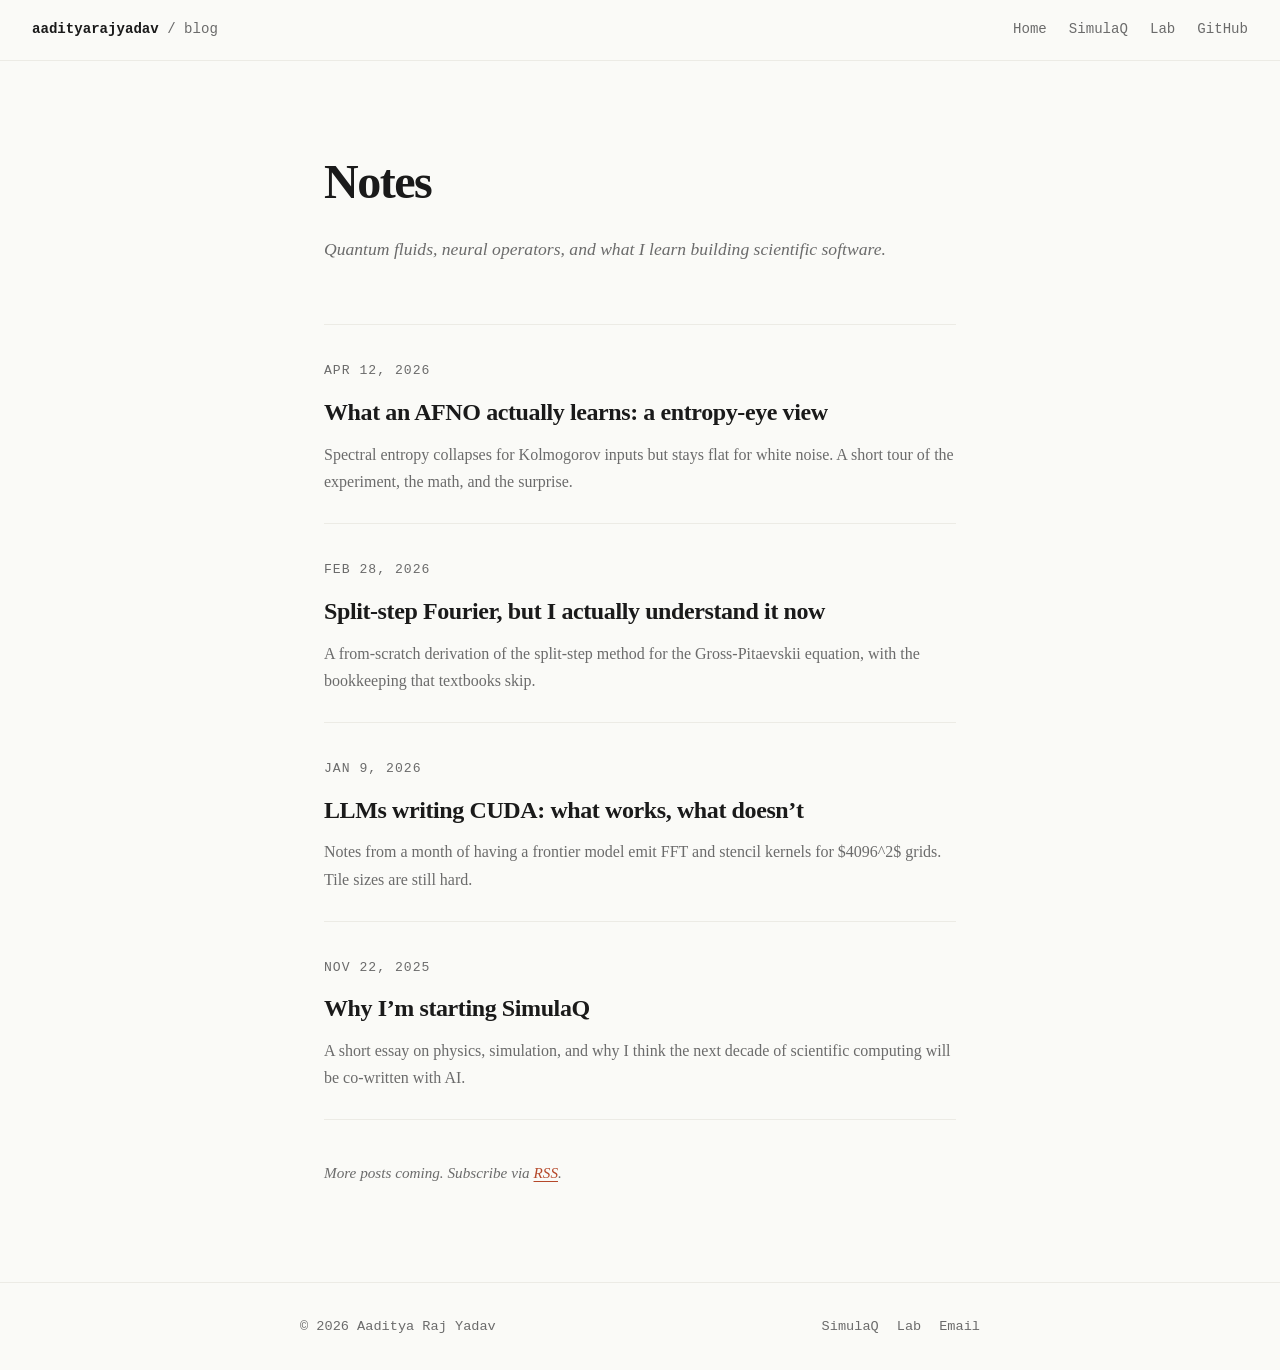
<file: blog/index.html>
<!DOCTYPE html>
<html lang="en">
<head>
    <meta charset="UTF-8">
    <meta name="viewport" content="width=device-width, initial-scale=1.0">
    <title>Blog | Aaditya Raj Yadav</title>
    <meta name="description" content="Long-form notes on physics, neural operators, and the engineering of scientific software.">
    <link rel="stylesheet" href="styles.css">
</head>
<body>
    <nav class="nav">
        <a href="/" class="nav-brand">aadityarajyadav <span class="nav-dim">/ blog</span></a>
        <div class="nav-links">
            <a href="https://aadityarajyadav.com.np">Home</a>
            <a href="https://simulaq.aadityarajyadav.com.np">SimulaQ</a>
            <a href="https://lab.aadityarajyadav.com.np">Lab</a>
            <a href="https://github.com/yadavaaditya06">GitHub</a>
        </div>
    </nav>

    <header class="masthead">
        <h1>Notes</h1>
        <p class="sub">
            Quantum fluids, neural operators, and what I learn building scientific software.
        </p>
    </header>

    <main class="container">
        <ul class="post-list">
            <li class="post-item">
                <a class="post-link" href="posts/entropy-in-afno.html">
                    <time datetime="2026-04-12">Apr 12, 2026</time>
                    <h2>What an AFNO actually learns: a entropy-eye view</h2>
                    <p>
                        Spectral entropy collapses for Kolmogorov inputs but stays flat for white
                        noise. A short tour of the experiment, the math, and the surprise.
                    </p>
                </a>
            </li>
            <li class="post-item">
                <a class="post-link" href="#">
                    <time datetime="2026-02-28">Feb 28, 2026</time>
                    <h2>Split-step Fourier, but I actually understand it now</h2>
                    <p>
                        A from-scratch derivation of the split-step method for the
                        Gross-Pitaevskii equation, with the bookkeeping that textbooks skip.
                    </p>
                </a>
            </li>
            <li class="post-item">
                <a class="post-link" href="#">
                    <time datetime="2026-01-09">Jan 9, 2026</time>
                    <h2>LLMs writing CUDA: what works, what doesn&rsquo;t</h2>
                    <p>
                        Notes from a month of having a frontier model emit FFT and stencil kernels
                        for $4096^2$ grids. Tile sizes are still hard.
                    </p>
                </a>
            </li>
            <li class="post-item">
                <a class="post-link" href="#">
                    <time datetime="2025-11-22">Nov 22, 2025</time>
                    <h2>Why I&rsquo;m starting SimulaQ</h2>
                    <p>
                        A short essay on physics, simulation, and why I think the next decade of
                        scientific computing will be co-written with AI.
                    </p>
                </a>
            </li>
        </ul>

        <p class="more-soon">More posts coming. Subscribe via <a href="feed.xml">RSS</a>.</p>
    </main>

    <footer>
        <div class="footer-inner">
            <span>&copy; 2026 Aaditya Raj Yadav</span>
            <span class="footer-links">
                <a href="https://simulaq.aadityarajyadav.com.np">SimulaQ</a>
                <a href="https://lab.aadityarajyadav.com.np">Lab</a>
                <a href="mailto:hello@aadityarajyadav.com.np">Email</a>
            </span>
        </div>
    </footer>
</body>
</html>
</file>
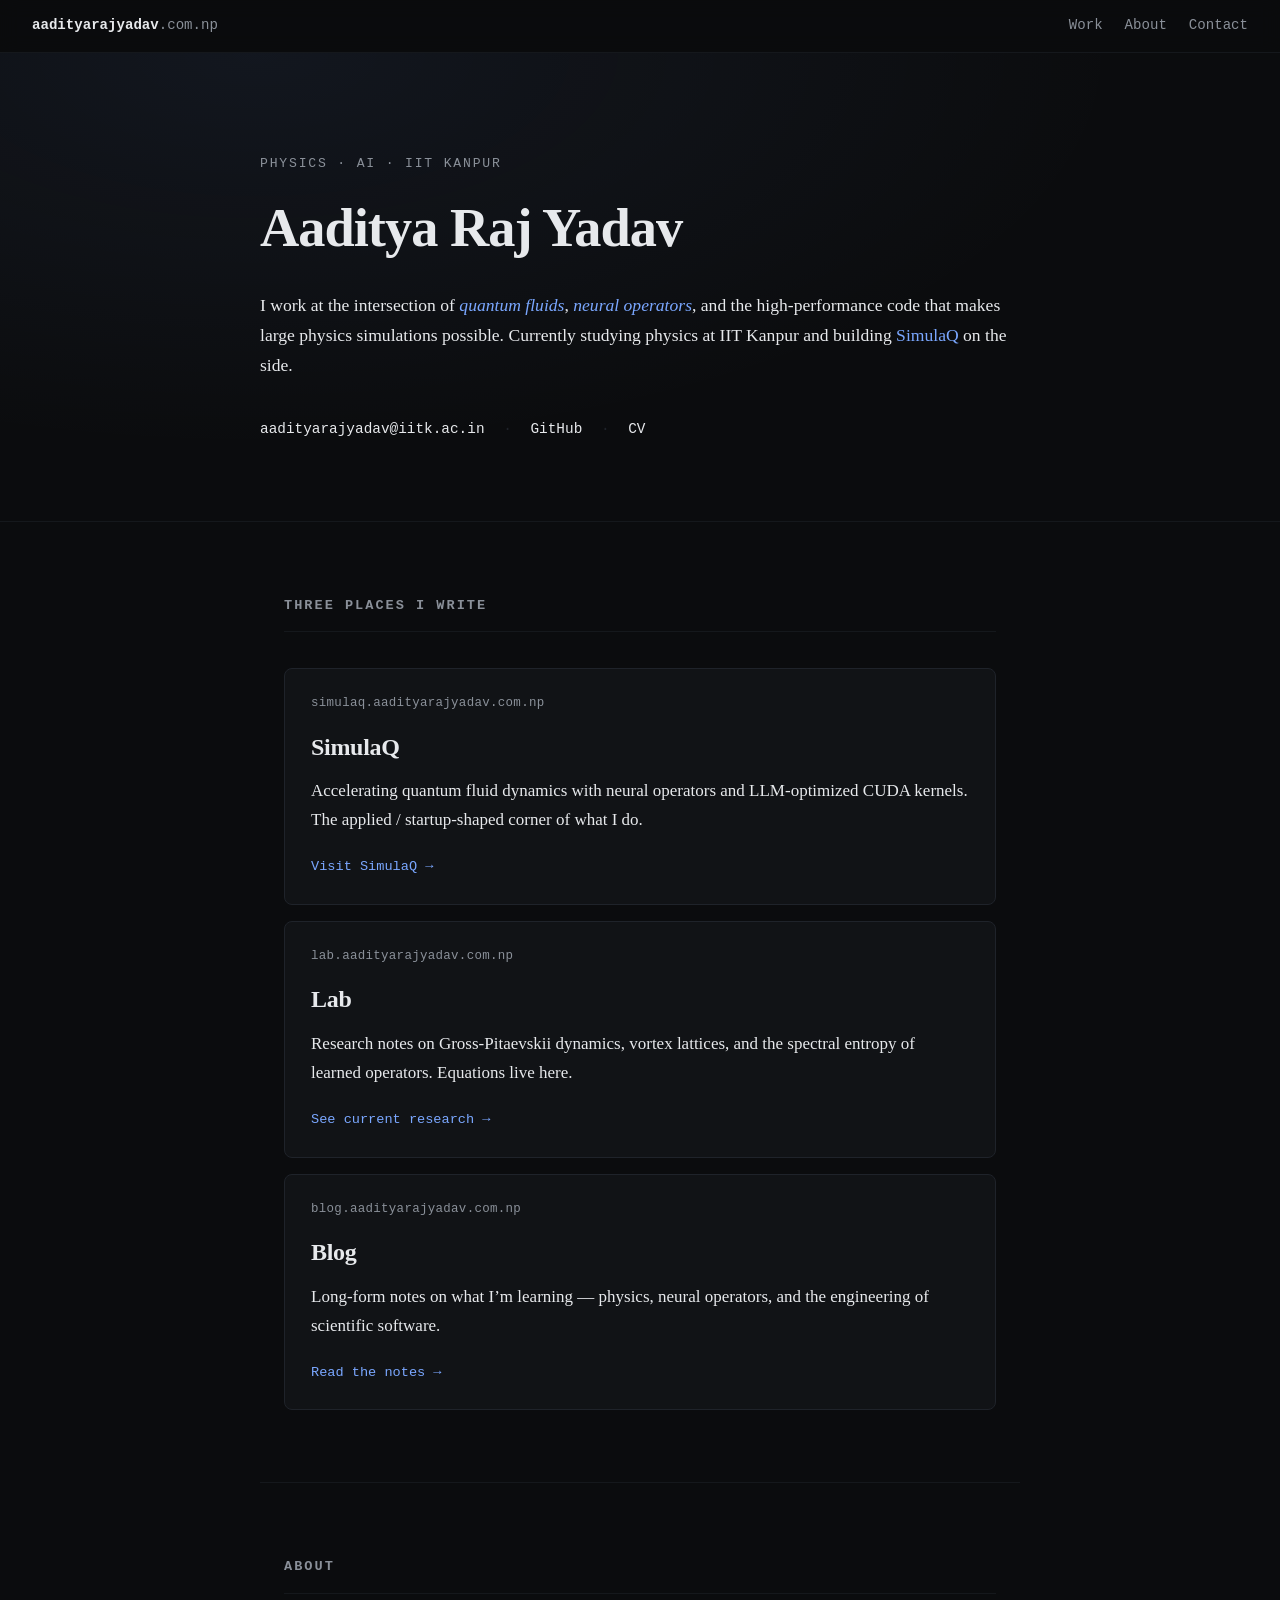
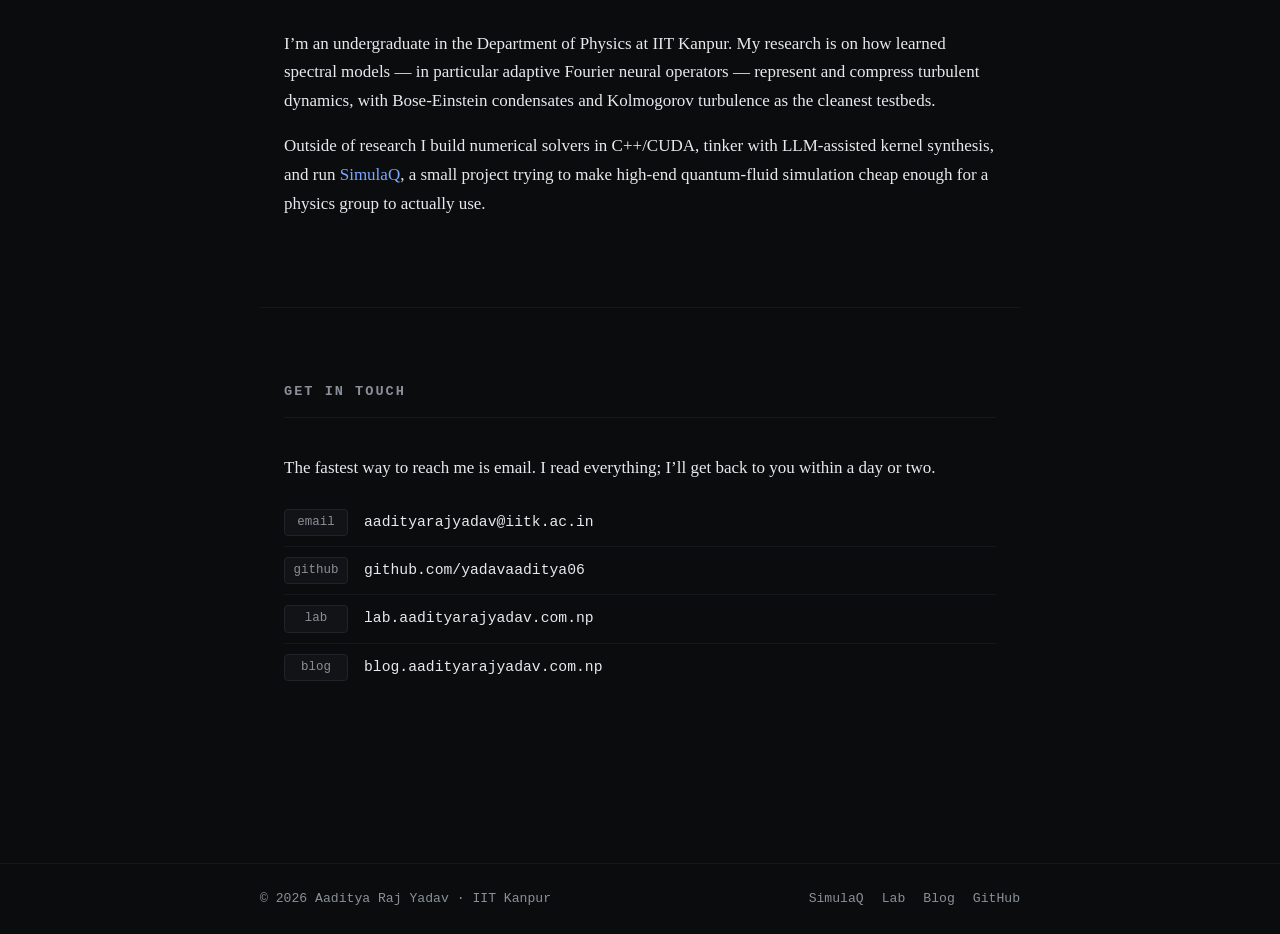
<file: home/index.html>
<!DOCTYPE html>
<html lang="en">
<head>
    <meta charset="UTF-8">
    <meta name="viewport" content="width=device-width, initial-scale=1.0">
    <title>Aaditya Raj Yadav</title>
    <meta name="description" content="Physics &amp; AI at IIT Kanpur. Quantum fluids, neural operators, and the tools that connect them.">
    <link rel="stylesheet" href="styles.css">
</head>
<body>
    <nav class="nav">
        <a href="/" class="nav-brand">aadityarajyadav<span class="nav-dim">.com.np</span></a>
        <div class="nav-links">
            <a href="#work">Work</a>
            <a href="#about">About</a>
            <a href="#contact">Contact</a>
        </div>
    </nav>

    <header class="hero">
        <div class="hero-inner">
            <div class="meta">Physics &middot; AI &middot; IIT Kanpur</div>
            <h1>Aaditya Raj Yadav</h1>
            <p class="lede">
                I work at the intersection of <em>quantum fluids</em>, <em>neural operators</em>,
                and the high-performance code that makes large physics simulations possible.
                Currently studying physics at IIT Kanpur and building
                <a href="https://simulaq.aadityarajyadav.com.np">SimulaQ</a> on the side.
            </p>
            <div class="contact-row">
                <a href="mailto:aadityarajyadav@iitk.ac.in">aadityarajyadav@iitk.ac.in</a>
                <span class="dot">&middot;</span>
                <a href="https://github.com/yadavaaditya06">GitHub</a>
                <span class="dot">&middot;</span>
                <a href="https://lab.aadityarajyadav.com.np/cv.pdf">CV</a>
            </div>
        </div>
    </header>

    <main>
        <section class="container" id="work">
            <h2>Three places I write</h2>
            <div class="hub">
                <a class="hub-card" href="https://simulaq.aadityarajyadav.com.np">
                    <div class="hub-tag">simulaq.aadityarajyadav.com.np</div>
                    <h3>SimulaQ</h3>
                    <p>
                        Accelerating quantum fluid dynamics with neural operators and
                        LLM-optimized CUDA kernels. The applied / startup-shaped corner
                        of what I do.
                    </p>
                    <span class="hub-link">Visit SimulaQ &rarr;</span>
                </a>
                <a class="hub-card" href="https://lab.aadityarajyadav.com.np">
                    <div class="hub-tag">lab.aadityarajyadav.com.np</div>
                    <h3>Lab</h3>
                    <p>
                        Research notes on Gross-Pitaevskii dynamics, vortex lattices, and the
                        spectral entropy of learned operators. Equations live here.
                    </p>
                    <span class="hub-link">See current research &rarr;</span>
                </a>
                <a class="hub-card" href="https://blog.aadityarajyadav.com.np">
                    <div class="hub-tag">blog.aadityarajyadav.com.np</div>
                    <h3>Blog</h3>
                    <p>
                        Long-form notes on what I&rsquo;m learning &mdash; physics, neural
                        operators, and the engineering of scientific software.
                    </p>
                    <span class="hub-link">Read the notes &rarr;</span>
                </a>
            </div>
        </section>

        <section class="container" id="about">
            <h2>About</h2>
            <p>
                I&rsquo;m an undergraduate in the Department of Physics at IIT Kanpur.
                My research is on how learned spectral models &mdash; in particular adaptive
                Fourier neural operators &mdash; represent and compress turbulent dynamics, with
                Bose-Einstein condensates and Kolmogorov turbulence as the cleanest testbeds.
            </p>
            <p>
                Outside of research I build numerical solvers in C++/CUDA, tinker with
                LLM-assisted kernel synthesis, and run <a href="https://simulaq.aadityarajyadav.com.np">SimulaQ</a>,
                a small project trying to make high-end quantum-fluid simulation cheap enough
                for a physics group to actually use.
            </p>
        </section>

        <section class="container" id="contact">
            <h2>Get in touch</h2>
            <p>
                The fastest way to reach me is email. I read everything; I&rsquo;ll get back to
                you within a day or two.
            </p>
            <ul class="contact-list">
                <li><span class="kbd">email</span> <a href="mailto:aadityarajyadav@iitk.ac.in">aadityarajyadav@iitk.ac.in</a></li>
                <li><span class="kbd">github</span> <a href="https://github.com/yadavaaditya06">github.com/yadavaaditya06</a></li>
                <li><span class="kbd">lab</span> <a href="https://lab.aadityarajyadav.com.np">lab.aadityarajyadav.com.np</a></li>
                <li><span class="kbd">blog</span> <a href="https://blog.aadityarajyadav.com.np">blog.aadityarajyadav.com.np</a></li>
            </ul>
        </section>
    </main>

    <footer>
        <div class="footer-inner">
            <span>&copy; 2026 Aaditya Raj Yadav &middot; IIT Kanpur</span>
            <span class="footer-links">
                <a href="https://simulaq.aadityarajyadav.com.np">SimulaQ</a>
                <a href="https://lab.aadityarajyadav.com.np">Lab</a>
                <a href="https://blog.aadityarajyadav.com.np">Blog</a>
                <a href="https://github.com/yadavaaditya06">GitHub</a>
            </span>
        </div>
    </footer>
</body>
</html>
</file>
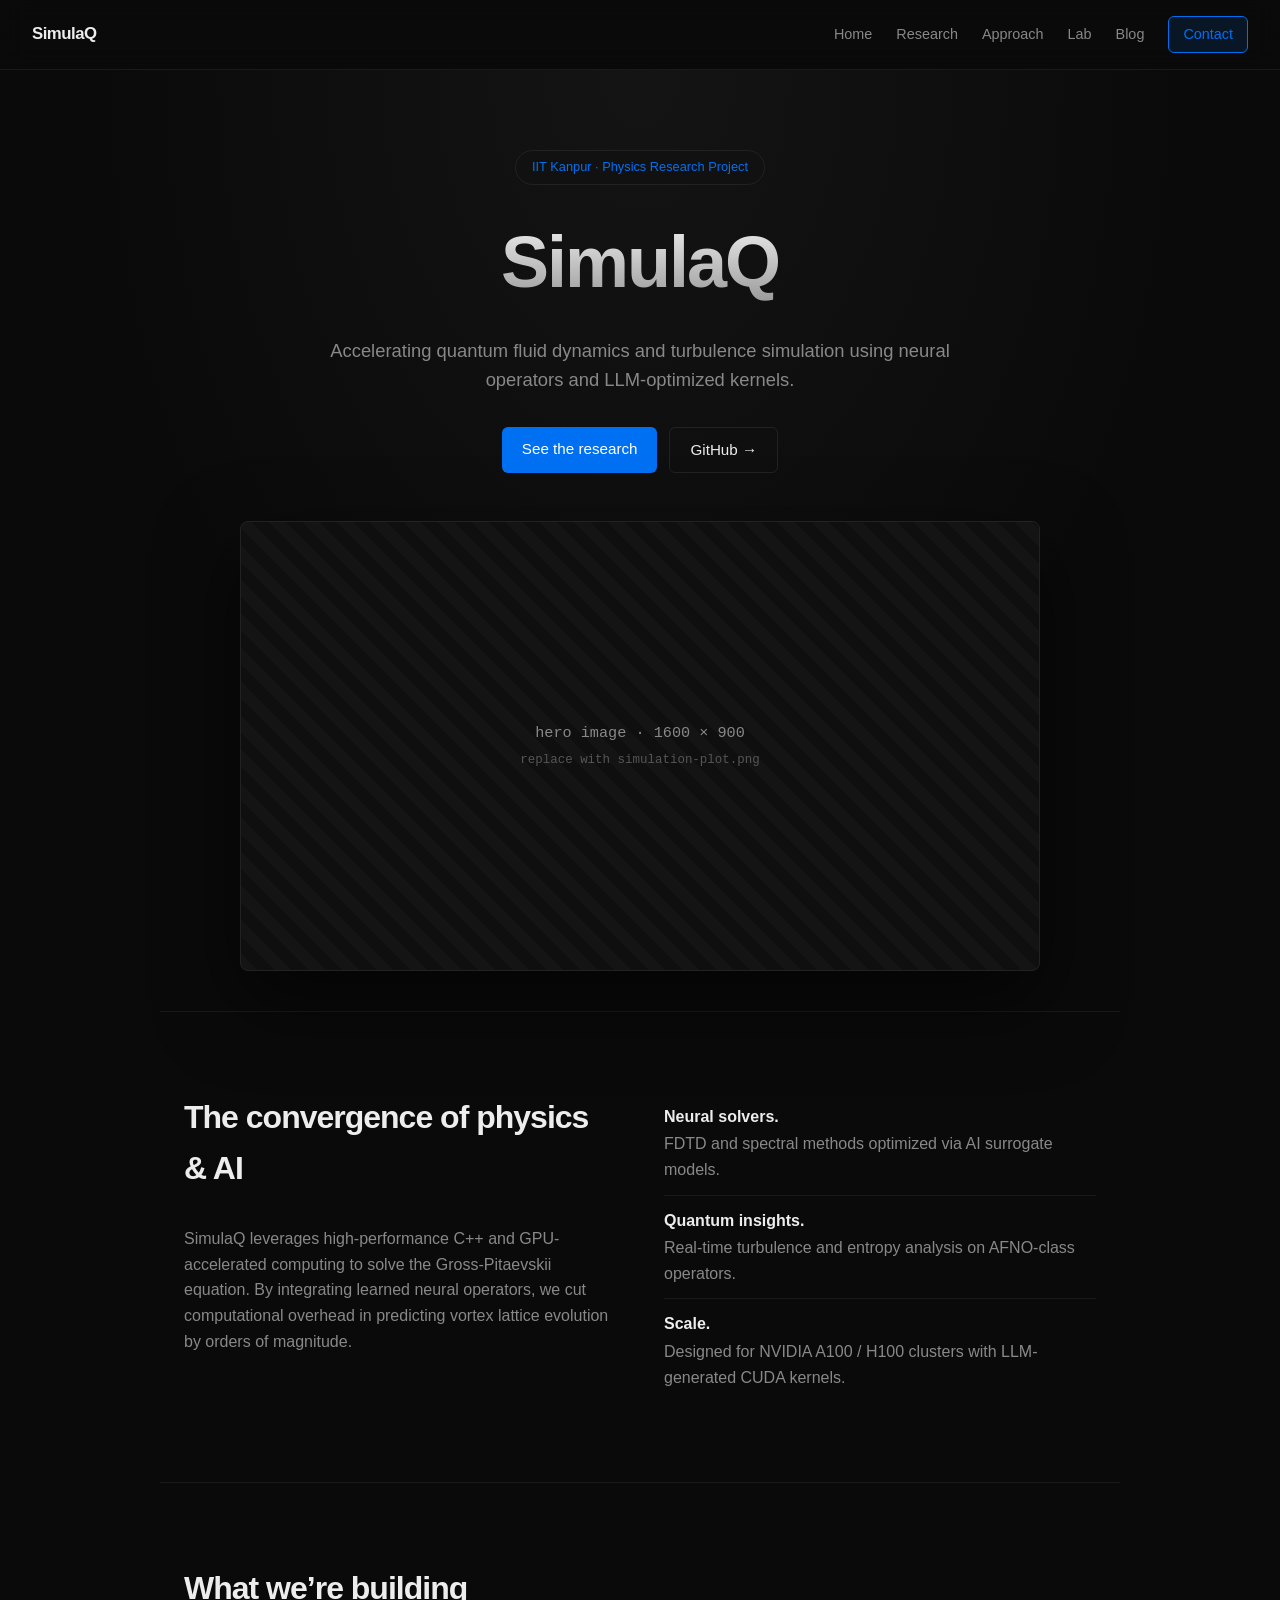
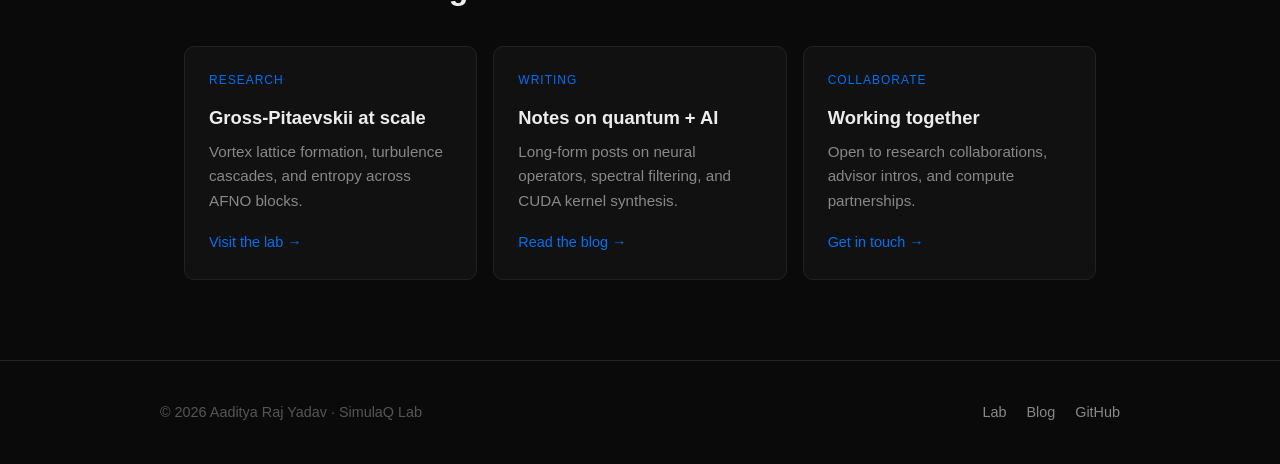
<file: simulaq/index.html>
<!DOCTYPE html>
<html lang="en">
<head>
    <meta charset="UTF-8">
    <meta name="viewport" content="width=device-width, initial-scale=1.0">
    <title>SimulaQ | AI-Accelerated Quantum Dynamics</title>
    <meta name="description" content="SimulaQ accelerates quantum fluid dynamics and turbulence simulation using neural operators and LLM-optimized CUDA kernels.">
    <link rel="stylesheet" href="styles.css">
</head>
<body>
    <nav class="nav">
        <a href="/" class="nav-brand">SimulaQ</a>
        <div class="nav-links">
            <a href="https://aadityarajyadav.com.np">Home</a>
            <a href="#research">Research</a>
            <a href="#approach">Approach</a>
            <a href="https://lab.aadityarajyadav.com.np">Lab</a>
            <a href="https://blog.aadityarajyadav.com.np">Blog</a>
            <a href="mailto:founder@aadityarajyadav.com.np" class="nav-cta">Contact</a>
        </div>
    </nav>

    <header class="hero">
        <div class="badge">IIT Kanpur · Physics Research Project</div>
        <h1>SimulaQ</h1>
        <p class="tagline">Accelerating quantum fluid dynamics and turbulence simulation using neural operators and LLM-optimized kernels.</p>
        <div class="cta-row">
            <a href="#research" class="btn btn-primary">See the research</a>
            <a href="https://github.com/yadavaaditya06" class="btn btn-ghost">GitHub →</a>
        </div>
        <div class="hero-img placeholder" role="img" aria-label="Hero image placeholder">
            <span>hero image · 1600 × 900</span>
            <small>replace with simulation-plot.png</small>
        </div>
    </header>

    <section class="container" id="approach">
        <div class="grid">
            <div>
                <h2>The convergence of physics &amp; AI</h2>
                <p>SimulaQ leverages high-performance C++ and GPU-accelerated computing to solve the Gross-Pitaevskii equation. By integrating learned neural operators, we cut computational overhead in predicting vortex lattice evolution by orders of magnitude.</p>
            </div>
            <div>
                <ul class="feature-list">
                    <li><strong>Neural solvers.</strong> FDTD and spectral methods optimized via AI surrogate models.</li>
                    <li><strong>Quantum insights.</strong> Real-time turbulence and entropy analysis on AFNO-class operators.</li>
                    <li><strong>Scale.</strong> Designed for NVIDIA A100 / H100 clusters with LLM-generated CUDA kernels.</li>
                </ul>
            </div>
        </div>
    </section>

    <section class="container" id="research">
        <h2>What we&rsquo;re building</h2>
        <div class="cards">
            <a href="https://lab.aadityarajyadav.com.np" class="card">
                <div class="card-tag">Research</div>
                <h3>Gross-Pitaevskii at scale</h3>
                <p>Vortex lattice formation, turbulence cascades, and entropy across AFNO blocks.</p>
                <span class="card-link">Visit the lab →</span>
            </a>
            <a href="https://blog.aadityarajyadav.com.np" class="card">
                <div class="card-tag">Writing</div>
                <h3>Notes on quantum + AI</h3>
                <p>Long-form posts on neural operators, spectral filtering, and CUDA kernel synthesis.</p>
                <span class="card-link">Read the blog →</span>
            </a>
            <a href="mailto:founder@aadityarajyadav.com.np" class="card">
                <div class="card-tag">Collaborate</div>
                <h3>Working together</h3>
                <p>Open to research collaborations, advisor intros, and compute partnerships.</p>
                <span class="card-link">Get in touch →</span>
            </a>
        </div>
    </section>

    <footer>
        <div class="footer-inner">
            <span>&copy; 2026 Aaditya Raj Yadav · SimulaQ Lab</span>
            <span class="footer-links">
                <a href="https://lab.aadityarajyadav.com.np">Lab</a>
                <a href="https://blog.aadityarajyadav.com.np">Blog</a>
                <a href="https://github.com/yadavaaditya06">GitHub</a>
            </span>
        </div>
    </footer>
</body>
</html>
</file>
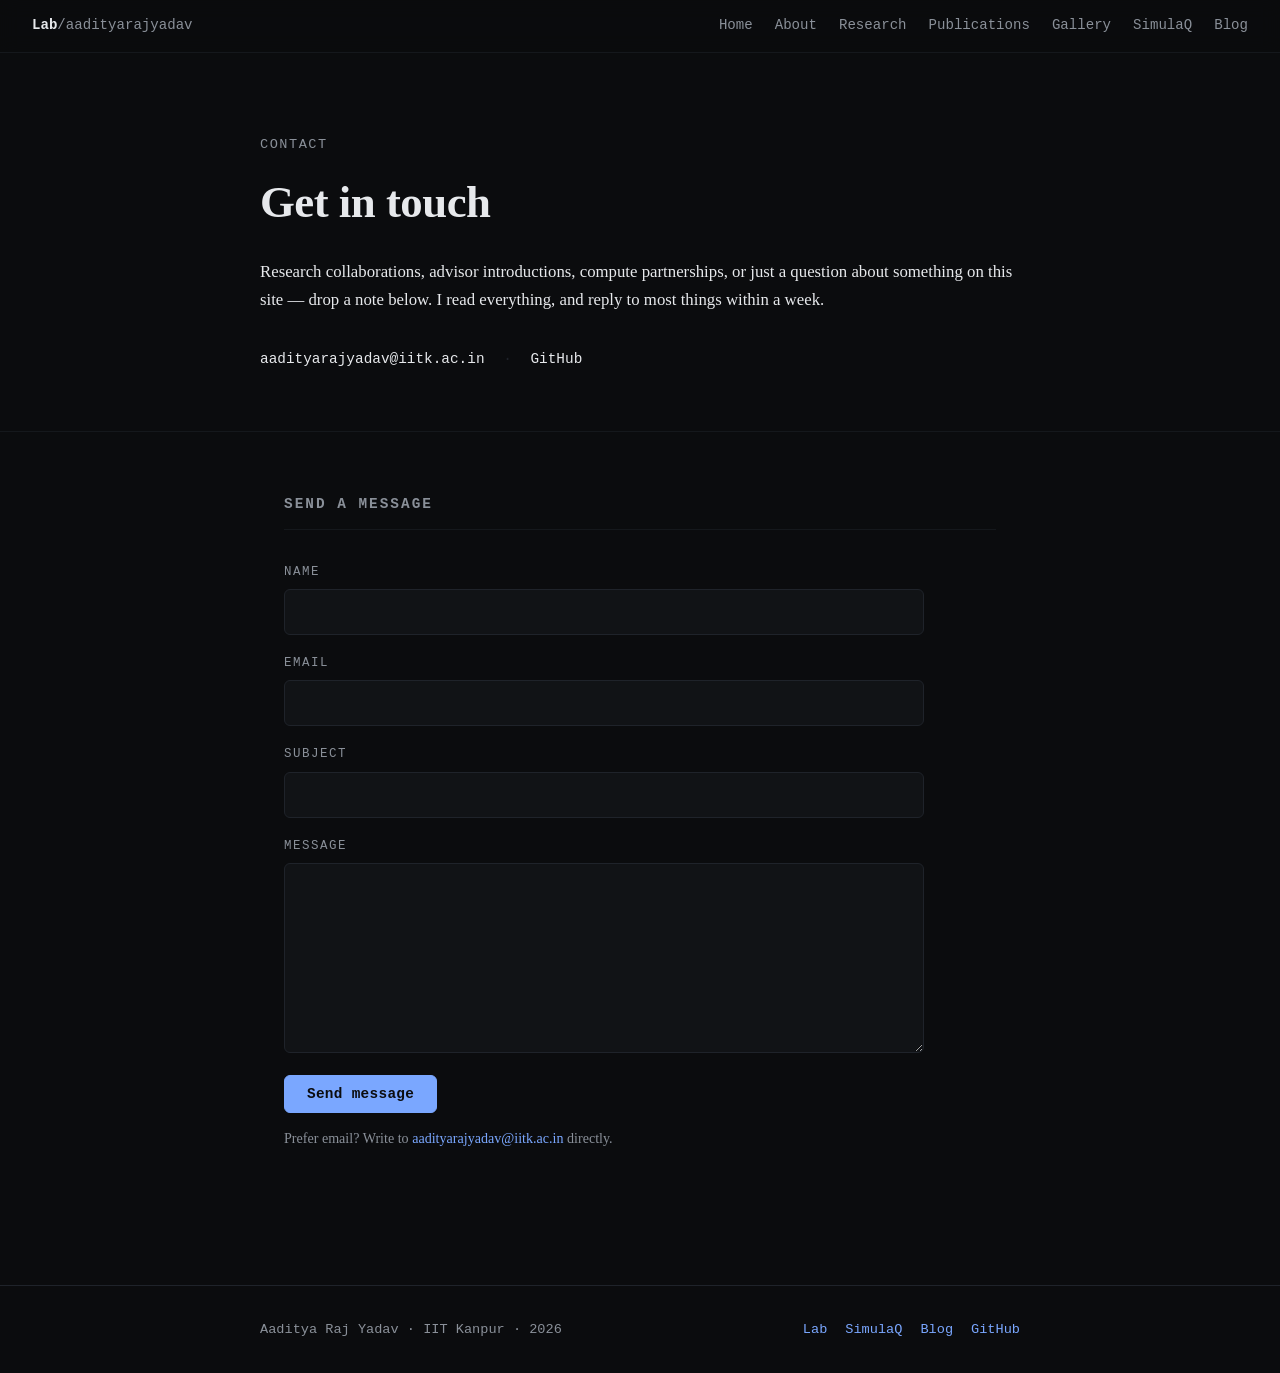
<file: lab/pages/contact.html>
<!DOCTYPE html>
<html lang="en">
<head>
    <meta charset="UTF-8">
    <meta name="viewport" content="width=device-width, initial-scale=1.0">
    <title>Contact | Aaditya Raj Yadav — Lab</title>
    <meta name="description" content="Get in touch about research, collaboration, or compute partnerships.">
    <link rel="stylesheet" href="../styles.css">
</head>
<body>
    <nav class="nav">
        <a href="../" class="nav-brand">Lab<span class="nav-dim">/aadityarajyadav</span></a>
        <div class="nav-links">
            <a href="../">Home</a>
            <a href="about.html">About</a>
            <a href="../#research">Research</a>
            <a href="../#publications">Publications</a>
            <a href="../#gallery">Gallery</a>
            <a href="https://simulaq.aadityarajyadav.com.np">SimulaQ</a>
            <a href="https://blog.aadityarajyadav.com.np">Blog</a>
        </div>
    </nav>

    <header class="hero">
        <div class="hero-inner">
            <div class="meta">Contact</div>
            <h1>Get in touch</h1>
            <p class="lede">
                Research collaborations, advisor introductions, compute partnerships, or just
                a question about something on this site &mdash; drop a note below. I read
                everything, and reply to most things within a week.
            </p>
            <div class="contact-row">
                <a href="mailto:aadityarajyadav@iitk.ac.in">aadityarajyadav@iitk.ac.in</a>
                <span class="dot">·</span>
                <a href="https://github.com/yadavaaditya06">GitHub</a>
            </div>
        </div>
    </header>

    <main>
        <section class="container">
            <h2>Send a message</h2>

            <!-- Progressive-enhancement fallback: works without JS too. -->
            <form id="contact-form"
                  class="contact-form"
                  action="mailto:aadityarajyadav@iitk.ac.in"
                  method="post"
                  enctype="text/plain"
                  novalidate>

                <div class="form-row">
                    <label for="cf-name">Name</label>
                    <input id="cf-name" name="name" type="text" autocomplete="name" required>
                    <p class="field-error" data-for="name" role="alert"></p>
                </div>

                <div class="form-row">
                    <label for="cf-email">Email</label>
                    <input id="cf-email" name="email" type="email" autocomplete="email" required>
                    <p class="field-error" data-for="email" role="alert"></p>
                </div>

                <div class="form-row">
                    <label for="cf-subject">Subject</label>
                    <input id="cf-subject" name="subject" type="text" required>
                    <p class="field-error" data-for="subject" role="alert"></p>
                </div>

                <div class="form-row">
                    <label for="cf-message">Message</label>
                    <textarea id="cf-message" name="message" rows="7" required></textarea>
                    <p class="field-error" data-for="message" role="alert"></p>
                </div>

                <!-- Honeypot: hidden from humans, attractive to bots. -->
                <div class="hp" aria-hidden="true">
                    <label for="cf-website">Website</label>
                    <input id="cf-website" name="website" type="text" tabindex="-1" autocomplete="off">
                </div>

                <div class="form-actions">
                    <button type="submit" class="btn-submit">Send message</button>
                    <p id="form-status" class="form-status" role="status" aria-live="polite"></p>
                </div>
            </form>

            <p class="muted small">
                Prefer email? Write to
                <a href="mailto:aadityarajyadav@iitk.ac.in">aadityarajyadav@iitk.ac.in</a>
                directly.
            </p>
        </section>
    </main>

    <footer>
        <div class="footer-inner">
            <span>Aaditya Raj Yadav · IIT Kanpur · 2026</span>
            <span class="footer-links">
                <a href="../">Lab</a>
                <a href="https://simulaq.aadityarajyadav.com.np">SimulaQ</a>
                <a href="https://blog.aadityarajyadav.com.np">Blog</a>
                <a href="https://github.com/yadavaaditya06">GitHub</a>
            </span>
        </div>
    </footer>

    <script defer src="../js/contact.js"></script>
</body>
</html>
</file>
<file: blog/styles.css>
:root {
    --bg: #fafaf7;
    --bg-soft: #f2f1ec;
    --border: #e6e4dc;
    --border-soft: #ecebe5;
    --text: #1a1a1a;
    --muted: #6b6b6b;
    --accent: #b5482a;
    --serif: "Charter", "Iowan Old Style", "Source Serif Pro", Georgia, serif;
    --mono: ui-monospace, SFMono-Regular, "SF Mono", Menlo, Consolas, monospace;
}

@media (prefers-color-scheme: dark) {
    :root {
        --bg: #14141a;
        --bg-soft: #1a1a22;
        --border: #2a2a35;
        --border-soft: #1f1f28;
        --text: #e8e6df;
        --muted: #9a9a9a;
        --accent: #f59f7a;
    }
}

* { box-sizing: border-box; }

html { scroll-behavior: smooth; }

body {
    background: var(--bg);
    color: var(--text);
    font-family: var(--serif);
    margin: 0;
    line-height: 1.7;
    font-size: 18px;
    -webkit-font-smoothing: antialiased;
}

a { color: var(--accent); text-decoration: underline; text-decoration-thickness: 1px; text-underline-offset: 3px; }
a:hover { text-decoration-thickness: 2px; }

/* Nav */
.nav {
    display: flex;
    justify-content: space-between;
    align-items: center;
    padding: 18px 32px;
    border-bottom: 1px solid var(--border-soft);
    font-family: var(--mono);
    font-size: 0.88rem;
}
.nav-brand { color: var(--text); text-decoration: none; font-weight: 600; }
.nav-brand:hover { text-decoration: none; }
.nav-dim { color: var(--muted); font-weight: 400; }
.nav-links { display: flex; gap: 22px; }
.nav-links a { color: var(--muted); text-decoration: none; }
.nav-links a:hover { color: var(--text); }

/* Masthead */
.masthead {
    max-width: 680px;
    margin: 0 auto;
    padding: 80px 24px 40px;
}
.masthead h1 {
    font-size: 3rem;
    letter-spacing: -1.5px;
    margin: 0 0 12px;
}
.masthead .sub {
    color: var(--muted);
    font-size: 1.1rem;
    margin: 0;
    font-style: italic;
}

/* Post list */
.container {
    max-width: 680px;
    margin: 0 auto;
    padding: 20px 24px 80px;
}
.post-list { list-style: none; padding: 0; margin: 0; }
.post-item {
    border-top: 1px solid var(--border-soft);
}
.post-item:last-child { border-bottom: 1px solid var(--border-soft); }
.post-link {
    display: block;
    padding: 28px 0;
    color: var(--text);
    text-decoration: none;
}
.post-link:hover { text-decoration: none; }
.post-link:hover h2 { color: var(--accent); }
.post-link time {
    font-family: var(--mono);
    font-size: 0.82rem;
    color: var(--muted);
    text-transform: uppercase;
    letter-spacing: 1px;
}
.post-link h2 {
    font-size: 1.5rem;
    letter-spacing: -0.4px;
    margin: 8px 0 8px;
    transition: color 0.15s ease;
}
.post-link p {
    color: var(--muted);
    margin: 0;
    font-size: 1rem;
}

.more-soon {
    margin-top: 40px;
    color: var(--muted);
    font-style: italic;
    font-size: 0.95rem;
}

/* Single post */
.post {
    max-width: 680px;
    margin: 0 auto;
    padding: 60px 24px 80px;
}
.post-header { margin-bottom: 32px; }
.post-header time {
    font-family: var(--mono);
    font-size: 0.85rem;
    color: var(--muted);
    text-transform: uppercase;
    letter-spacing: 1.2px;
}
.post-header h1 {
    font-size: 2.2rem;
    line-height: 1.2;
    letter-spacing: -0.8px;
    margin: 12px 0 0;
}
.post .lede {
    font-size: 1.15rem;
    color: var(--text);
    margin: 0 0 32px;
}
.post h2 {
    font-size: 1.35rem;
    letter-spacing: -0.3px;
    margin: 40px 0 12px;
}
.post p { margin: 0 0 18px; }
.post em { color: var(--accent); font-style: italic; }
.equation {
    background: var(--bg-soft);
    border: 1px solid var(--border);
    border-radius: 4px;
    padding: 18px;
    margin: 24px 0;
    overflow-x: auto;
    text-align: center;
}
.post-footer {
    margin-top: 60px;
    padding-top: 24px;
    border-top: 1px solid var(--border-soft);
    font-family: var(--mono);
    font-size: 0.9rem;
}

/* Footer */
footer {
    border-top: 1px solid var(--border-soft);
    padding: 32px 24px;
    color: var(--muted);
    font-family: var(--mono);
    font-size: 0.85rem;
}
.footer-inner {
    max-width: 680px;
    margin: 0 auto;
    display: flex;
    justify-content: space-between;
    flex-wrap: wrap;
    gap: 16px;
}
.footer-links { display: flex; gap: 18px; }
.footer-links a { color: var(--muted); text-decoration: none; }
.footer-links a:hover { color: var(--text); }

@media (max-width: 640px) {
    .nav { padding: 14px 16px; }
    .nav-links { gap: 14px; }
    .masthead { padding: 50px 20px 30px; }
    .masthead h1 { font-size: 2.2rem; }
    .post-header h1 { font-size: 1.7rem; }
}
</file>
<file: home/styles.css>
:root {
    --bg: #0b0c0e;
    --bg-soft: #111316;
    --border: #1f232a;
    --border-soft: #15181c;
    --text: #e7e9ec;
    --muted: #8a9099;
    --accent: #7aa7ff;
    --accent-soft: rgba(122, 167, 255, 0.1);
    --mono: ui-monospace, SFMono-Regular, "SF Mono", Menlo, Consolas, monospace;
}

* { box-sizing: border-box; }

html { scroll-behavior: smooth; }

body {
    background: var(--bg);
    color: var(--text);
    font-family: "Charter", "Iowan Old Style", "Source Serif Pro", Georgia, serif;
    margin: 0;
    line-height: 1.7;
    font-size: 17px;
    -webkit-font-smoothing: antialiased;
}

a { color: var(--accent); text-decoration: none; }
a:hover { text-decoration: underline; }

/* Nav */
.nav {
    position: sticky;
    top: 0;
    z-index: 10;
    display: flex;
    justify-content: space-between;
    align-items: center;
    padding: 14px 32px;
    background: rgba(11, 12, 14, 0.85);
    backdrop-filter: blur(10px);
    border-bottom: 1px solid var(--border-soft);
    font-family: var(--mono);
    font-size: 0.88rem;
}
.nav-brand { color: var(--text); font-weight: 600; }
.nav-dim { color: var(--muted); font-weight: 400; }
.nav-links { display: flex; gap: 22px; }
.nav-links a { color: var(--muted); }
.nav-links a:hover { color: var(--text); text-decoration: none; }

/* Hero */
.hero {
    padding: 100px 24px 80px;
    border-bottom: 1px solid var(--border-soft);
    background:
        radial-gradient(ellipse at 20% 0%, rgba(122, 167, 255, 0.07), transparent 60%),
        var(--bg);
}
.hero-inner { max-width: 760px; margin: 0 auto; }
.meta {
    font-family: var(--mono);
    color: var(--muted);
    font-size: 0.82rem;
    text-transform: uppercase;
    letter-spacing: 1.8px;
    margin-bottom: 24px;
}
.hero h1 {
    font-family: "Charter", "Iowan Old Style", Georgia, serif;
    font-size: clamp(2.4rem, 5vw, 3.4rem);
    line-height: 1.1;
    letter-spacing: -1px;
    margin: 0 0 32px;
}
.lede { color: var(--text); font-size: 1.1rem; margin: 0; }
.lede em { color: var(--accent); font-style: italic; }
.contact-row {
    margin-top: 36px;
    font-family: var(--mono);
    font-size: 0.9rem;
    color: var(--muted);
}
.contact-row a { color: var(--text); }
.contact-row a:hover { color: var(--accent); }
.dot { margin: 0 10px; color: var(--border); }

/* Sections */
main { padding-bottom: 60px; }
.container {
    max-width: 760px;
    margin: 0 auto;
    padding: 72px 24px;
    border-bottom: 1px solid var(--border-soft);
}
.container:last-of-type { border-bottom: none; }
.container h2 {
    font-family: var(--mono);
    font-size: 0.85rem;
    text-transform: uppercase;
    letter-spacing: 2px;
    color: var(--muted);
    margin: 0 0 36px;
    padding-bottom: 14px;
    border-bottom: 1px solid var(--border-soft);
}
.container p { margin: 0 0 16px; }

/* Hub cards */
.hub {
    display: grid;
    grid-template-columns: 1fr;
    gap: 16px;
}
.hub-card {
    display: block;
    background: var(--bg-soft);
    border: 1px solid var(--border);
    border-radius: 8px;
    padding: 24px 26px;
    color: inherit;
    transition: border-color 0.15s ease, transform 0.1s ease, background 0.2s ease;
}
.hub-card:hover {
    border-color: var(--accent);
    background: #13161a;
    text-decoration: none;
    transform: translateY(-1px);
}
.hub-tag {
    font-family: var(--mono);
    font-size: 0.78rem;
    color: var(--muted);
    margin-bottom: 12px;
    letter-spacing: 0.3px;
}
.hub-card h3 {
    font-family: "Charter", "Iowan Old Style", Georgia, serif;
    font-size: 1.5rem;
    margin: 0 0 10px;
    letter-spacing: -0.3px;
}
.hub-card p {
    margin: 0 0 16px;
    color: var(--text);
}
.hub-link {
    font-family: var(--mono);
    font-size: 0.85rem;
    color: var(--accent);
}

/* Contact list */
.contact-list {
    list-style: none;
    padding: 0;
    margin: 0;
    font-family: var(--mono);
    font-size: 0.92rem;
}
.contact-list li {
    display: flex;
    align-items: center;
    gap: 16px;
    padding: 10px 0;
    border-bottom: 1px solid var(--border-soft);
}
.contact-list li:last-child { border-bottom: none; }
.kbd {
    display: inline-block;
    min-width: 64px;
    padding: 2px 8px;
    border: 1px solid var(--border);
    border-radius: 4px;
    background: var(--bg-soft);
    color: var(--muted);
    font-size: 0.78rem;
    text-align: center;
}
.contact-list a { color: var(--text); }
.contact-list a:hover { color: var(--accent); }

/* Footer */
footer {
    border-top: 1px solid var(--border-soft);
    padding: 24px 32px;
    margin-top: 40px;
}
.footer-inner {
    max-width: 760px;
    margin: 0 auto;
    display: flex;
    justify-content: space-between;
    align-items: center;
    font-family: var(--mono);
    font-size: 0.82rem;
    color: var(--muted);
}
.footer-links { display: flex; gap: 18px; }
.footer-links a { color: var(--muted); }
.footer-links a:hover { color: var(--text); text-decoration: none; }

/* Mobile */
@media (max-width: 640px) {
    .nav { padding: 12px 18px; }
    .nav-links { gap: 14px; }
    .hero { padding: 64px 20px 56px; }
    .container { padding: 56px 20px; }
    .footer-inner { flex-direction: column; gap: 12px; text-align: center; }
}
</file>
<file: simulaq/styles.css>
:root {
    --bg: #0a0a0a;
    --bg-soft: #111;
    --border: #222;
    --border-soft: #1a1a1a;
    --text: #ededed;
    --muted: #888;
    --accent: #0070f3;
    --accent-soft: rgba(0, 112, 243, 0.12);
}

* { box-sizing: border-box; }

html { scroll-behavior: smooth; }

body {
    background: var(--bg);
    color: var(--text);
    font-family: -apple-system, BlinkMacSystemFont, "Segoe UI", Roboto, "Helvetica Neue", sans-serif;
    margin: 0;
    line-height: 1.6;
    -webkit-font-smoothing: antialiased;
}

a { color: var(--accent); text-decoration: none; }
a:hover { text-decoration: underline; }

/* Nav */
.nav {
    position: sticky;
    top: 0;
    z-index: 10;
    display: flex;
    justify-content: space-between;
    align-items: center;
    padding: 16px 32px;
    background: rgba(10, 10, 10, 0.8);
    backdrop-filter: blur(12px);
    border-bottom: 1px solid var(--border-soft);
}
.nav-brand {
    color: var(--text);
    font-weight: 600;
    letter-spacing: -0.5px;
    font-size: 1.05rem;
}
.nav-links { display: flex; gap: 24px; align-items: center; }
.nav-links a { color: var(--muted); font-size: 0.9rem; }
.nav-links a:hover { color: var(--text); text-decoration: none; }
.nav-cta {
    background: var(--accent-soft);
    border: 1px solid var(--accent);
    color: var(--accent) !important;
    padding: 6px 14px;
    border-radius: 6px;
}

/* Hero */
.hero {
    min-height: 80vh;
    display: flex;
    flex-direction: column;
    justify-content: center;
    align-items: center;
    text-align: center;
    padding: 80px 20px 40px;
    background: radial-gradient(ellipse at center top, #141414 0%, #0a0a0a 60%);
}
.badge {
    background: var(--bg-soft);
    border: 1px solid var(--border);
    padding: 6px 16px;
    border-radius: 20px;
    font-size: 0.8rem;
    color: var(--accent);
    margin-bottom: 20px;
}
.hero h1 {
    font-size: clamp(2.5rem, 7vw, 4.5rem);
    margin: 0 0 16px;
    letter-spacing: -2px;
    background: linear-gradient(180deg, #fff 0%, #888 100%);
    -webkit-background-clip: text;
    -webkit-text-fill-color: transparent;
    background-clip: text;
}
.tagline {
    color: var(--muted);
    font-size: 1.15rem;
    max-width: 620px;
    margin: 0 auto 32px;
}
.cta-row { display: flex; gap: 12px; flex-wrap: wrap; justify-content: center; }
.btn {
    display: inline-block;
    padding: 10px 20px;
    border-radius: 6px;
    font-size: 0.95rem;
    font-weight: 500;
    transition: transform 0.1s ease, background 0.2s ease;
}
.btn:hover { text-decoration: none; transform: translateY(-1px); }
.btn-primary { background: var(--accent); color: #fff; }
.btn-primary:hover { background: #0061d6; }
.btn-ghost { background: transparent; color: var(--text); border: 1px solid var(--border); }
.btn-ghost:hover { border-color: var(--muted); }
.hero-img {
    max-width: 800px;
    width: 90%;
    border-radius: 8px;
    border: 1px solid var(--border);
    margin-top: 48px;
    box-shadow: 0 30px 80px rgba(0, 0, 0, 0.6);
}
.placeholder {
    aspect-ratio: 16 / 9;
    background:
        repeating-linear-gradient(45deg, #141414 0 12px, #0f0f0f 12px 24px),
        var(--bg-soft);
    color: var(--muted);
    display: flex;
    flex-direction: column;
    justify-content: center;
    align-items: center;
    gap: 6px;
    font-family: ui-monospace, SFMono-Regular, "SF Mono", Menlo, monospace;
    font-size: 0.95rem;
    text-align: center;
}
.placeholder small { color: #555; font-size: 0.78rem; }

/* Sections */
.container {
    max-width: 960px;
    margin: 0 auto;
    padding: 80px 24px;
    border-top: 1px solid var(--border-soft);
}
.container h2 {
    font-size: 2rem;
    letter-spacing: -1px;
    margin: 0 0 32px;
}
.grid {
    display: grid;
    grid-template-columns: 1fr 1fr;
    gap: 48px;
    align-items: start;
}
.grid p { color: var(--muted); margin: 0; }
.feature-list { list-style: none; padding: 0; margin: 0; }
.feature-list li {
    padding: 12px 0;
    border-bottom: 1px solid var(--border-soft);
    color: var(--muted);
}
.feature-list li:last-child { border-bottom: none; }
.feature-list strong { color: var(--text); display: block; margin-bottom: 2px; }

/* Cards */
.cards {
    display: grid;
    grid-template-columns: repeat(auto-fit, minmax(240px, 1fr));
    gap: 16px;
}
.card {
    display: block;
    background: var(--bg-soft);
    border: 1px solid var(--border);
    border-radius: 10px;
    padding: 24px;
    color: var(--text);
    transition: border-color 0.2s ease, transform 0.1s ease;
}
.card:hover {
    text-decoration: none;
    border-color: var(--accent);
    transform: translateY(-2px);
}
.card-tag {
    color: var(--accent);
    font-size: 0.75rem;
    text-transform: uppercase;
    letter-spacing: 1px;
    margin-bottom: 12px;
}
.card h3 { margin: 0 0 8px; font-size: 1.15rem; }
.card p { color: var(--muted); margin: 0 0 16px; font-size: 0.95rem; }
.card-link { color: var(--accent); font-size: 0.9rem; }

/* Footer */
footer {
    border-top: 1px solid var(--border);
    padding: 40px 24px;
    color: #555;
    font-size: 0.9rem;
}
.footer-inner {
    max-width: 960px;
    margin: 0 auto;
    display: flex;
    justify-content: space-between;
    flex-wrap: wrap;
    gap: 16px;
}
.footer-links { display: flex; gap: 20px; }
.footer-links a { color: var(--muted); }

@media (max-width: 640px) {
    .nav { padding: 12px 16px; }
    .nav-links { gap: 12px; }
    .nav-links a:not(.nav-cta) { display: none; }
    .grid { grid-template-columns: 1fr; gap: 24px; }
}
</file>
<file: lab/styles.css>
:root {
    --bg: #0b0c0e;
    --bg-soft: #111316;
    --border: #1f232a;
    --border-soft: #15181c;
    --text: #e7e9ec;
    --muted: #8a9099;
    --accent: #7aa7ff;
    --accent-soft: rgba(122, 167, 255, 0.1);
    --mono: ui-monospace, SFMono-Regular, "SF Mono", Menlo, Consolas, monospace;
}

* { box-sizing: border-box; }

html { scroll-behavior: smooth; }

body {
    background: var(--bg);
    color: var(--text);
    font-family: "Charter", "Iowan Old Style", "Source Serif Pro", Georgia, serif;
    margin: 0;
    line-height: 1.7;
    font-size: 17px;
    -webkit-font-smoothing: antialiased;
}

a { color: var(--accent); text-decoration: none; }
a:hover { text-decoration: underline; }

code, .mono { font-family: var(--mono); font-size: 0.92em; }

/* Nav */
.nav {
    position: sticky;
    top: 0;
    z-index: 10;
    display: flex;
    justify-content: space-between;
    align-items: center;
    padding: 14px 32px;
    background: rgba(11, 12, 14, 0.85);
    backdrop-filter: blur(10px);
    border-bottom: 1px solid var(--border-soft);
    font-family: var(--mono);
    font-size: 0.88rem;
}
.nav-brand { color: var(--text); font-weight: 600; }
.nav-dim { color: var(--muted); font-weight: 400; }
.nav-links { display: flex; gap: 22px; }
.nav-links a { color: var(--muted); }
.nav-links a:hover { color: var(--text); text-decoration: none; }

/* Hero */
.hero {
    padding: 80px 24px 60px;
    border-bottom: 1px solid var(--border-soft);
}
.hero-inner { max-width: 760px; margin: 0 auto; }
.meta {
    font-family: var(--mono);
    color: var(--muted);
    font-size: 0.85rem;
    text-transform: uppercase;
    letter-spacing: 1.5px;
    margin-bottom: 20px;
}
.hero h1 {
    font-family: "Charter", "Iowan Old Style", Georgia, serif;
    font-size: clamp(2rem, 4vw, 2.8rem);
    line-height: 1.2;
    letter-spacing: -0.5px;
    margin: 0 0 28px;
}
.lede { color: var(--text); font-size: 1.05rem; margin: 0 0 20px; }
.lede em { color: var(--accent); font-style: italic; }
.equation {
    background: var(--bg-soft);
    border: 1px solid var(--border);
    border-radius: 6px;
    padding: 20px;
    margin: 24px 0;
    overflow-x: auto;
    text-align: center;
}
.contact-row {
    margin-top: 32px;
    font-family: var(--mono);
    font-size: 0.9rem;
    color: var(--muted);
}
.contact-row a { color: var(--text); }
.dot { margin: 0 10px; color: var(--border); }

/* Sections */
main { padding-bottom: 60px; }
.container {
    max-width: 760px;
    margin: 0 auto;
    padding: 60px 24px;
    border-bottom: 1px solid var(--border-soft);
}
.container:last-of-type { border-bottom: none; }
.container h2 {
    font-family: var(--mono);
    font-size: 0.9rem;
    text-transform: uppercase;
    letter-spacing: 2px;
    color: var(--muted);
    margin: 0 0 32px;
    padding-bottom: 12px;
    border-bottom: 1px solid var(--border-soft);
}

/* Papers */
.paper { margin-bottom: 48px; }
.paper:last-child { margin-bottom: 0; }
.paper-tag {
    font-family: var(--mono);
    font-size: 0.75rem;
    color: var(--accent);
    text-transform: uppercase;
    letter-spacing: 1px;
    margin-bottom: 8px;
}
.paper h3 {
    font-size: 1.35rem;
    margin: 0 0 12px;
    letter-spacing: -0.3px;
}
.paper p { color: var(--text); margin: 0 0 12px; }

/* Publications */
.pub-list { list-style: none; padding: 0; margin: 0; }
.pub-list li {
    display: grid;
    grid-template-columns: 60px 1fr auto;
    gap: 20px;
    align-items: baseline;
    padding: 14px 0;
    border-bottom: 1px solid var(--border-soft);
}
.pub-list li:last-child { border-bottom: none; }
.pub-year {
    font-family: var(--mono);
    color: var(--muted);
    font-size: 0.9rem;
}
.pub-title { color: var(--text); }
.pub-meta {
    font-family: var(--mono);
    color: var(--muted);
    font-size: 0.85rem;
}

/* Gallery */
.gallery {
    display: grid;
    grid-template-columns: repeat(auto-fit, minmax(220px, 1fr));
    gap: 20px;
}
.gallery figure {
    margin: 0;
    background: var(--bg-soft);
    border: 1px solid var(--border);
    border-radius: 6px;
    overflow: hidden;
}
.thumb {
    aspect-ratio: 4 / 3;
    background:
        repeating-linear-gradient(45deg, #181b1f 0 8px, #14161a 8px 16px),
        var(--bg-soft);
    display: flex;
    align-items: center;
    justify-content: center;
    color: var(--muted);
    font-family: var(--mono);
    font-size: 0.78rem;
    position: relative;
}
.thumb::after {
    content: attr(data-label);
    background: rgba(11, 12, 14, 0.7);
    padding: 4px 10px;
    border-radius: 4px;
    border: 1px solid var(--border);
}
.gallery figure img {
    width: 100%;
    aspect-ratio: 4 / 3;
    object-fit: cover;
    display: block;
}
.gallery figcaption {
    padding: 12px 14px;
    font-size: 0.88rem;
    color: var(--muted);
    border-top: 1px solid var(--border-soft);
}

.muted { color: var(--muted); }
.small { font-size: 0.88rem; }

/* Contact form */
.contact-form {
    display: flex;
    flex-direction: column;
    gap: 18px;
    max-width: 640px;
}
.form-row { display: flex; flex-direction: column; gap: 6px; }
.form-row label {
    font-family: var(--mono);
    font-size: 0.78rem;
    text-transform: uppercase;
    letter-spacing: 1.5px;
    color: var(--muted);
}
.form-row input,
.form-row textarea {
    background: var(--bg-soft);
    color: var(--text);
    border: 1px solid var(--border);
    border-radius: 6px;
    padding: 10px 12px;
    font-family: inherit;
    font-size: 1rem;
    line-height: 1.5;
    transition: border-color 0.15s ease, box-shadow 0.15s ease;
}
.form-row input:focus,
.form-row textarea:focus {
    outline: none;
    border-color: var(--accent);
    box-shadow: 0 0 0 3px var(--accent-soft);
}
.form-row textarea { resize: vertical; min-height: 140px; }
.form-row [aria-invalid="true"] { border-color: #d96b6b; }
.field-error {
    margin: 0;
    min-height: 1em;
    font-family: var(--mono);
    font-size: 0.8rem;
    color: #d96b6b;
}
.field-error:empty { display: none; }

/* Honeypot — visually hidden but still in the DOM. */
.hp {
    position: absolute;
    left: -10000px;
    width: 1px;
    height: 1px;
    overflow: hidden;
}

.form-actions {
    display: flex;
    align-items: center;
    gap: 16px;
    flex-wrap: wrap;
    margin-top: 4px;
}
.btn-submit {
    background: var(--accent);
    color: #0b0c0e;
    border: 1px solid var(--accent);
    padding: 10px 22px;
    border-radius: 6px;
    font-family: var(--mono);
    font-size: 0.9rem;
    font-weight: 600;
    letter-spacing: 0.3px;
    cursor: pointer;
    transition: background 0.15s ease, transform 0.05s ease;
}
.btn-submit:hover { background: #94baff; }
.btn-submit:active { transform: translateY(1px); }
.btn-submit:disabled {
    opacity: 0.6;
    cursor: not-allowed;
}
.form-status {
    margin: 0;
    font-family: var(--mono);
    font-size: 0.85rem;
    color: var(--muted);
}
.form-status[data-kind="success"] { color: #6bd6a3; }
.form-status[data-kind="error"]   { color: #d96b6b; }

/* Footer */
footer {
    border-top: 1px solid var(--border);
    padding: 32px 24px;
    color: var(--muted);
    font-family: var(--mono);
    font-size: 0.85rem;
}
.footer-inner {
    max-width: 760px;
    margin: 0 auto;
    display: flex;
    justify-content: space-between;
    flex-wrap: wrap;
    gap: 16px;
}
.footer-links { display: flex; gap: 18px; }

@media (max-width: 640px) {
    .nav { padding: 12px 16px; }
    .nav-links { gap: 14px; }
    .nav-links a { font-size: 0.82rem; }
    .pub-list li { grid-template-columns: 50px 1fr; }
    .pub-list li .pub-meta { grid-column: 2; }
}
</file>
